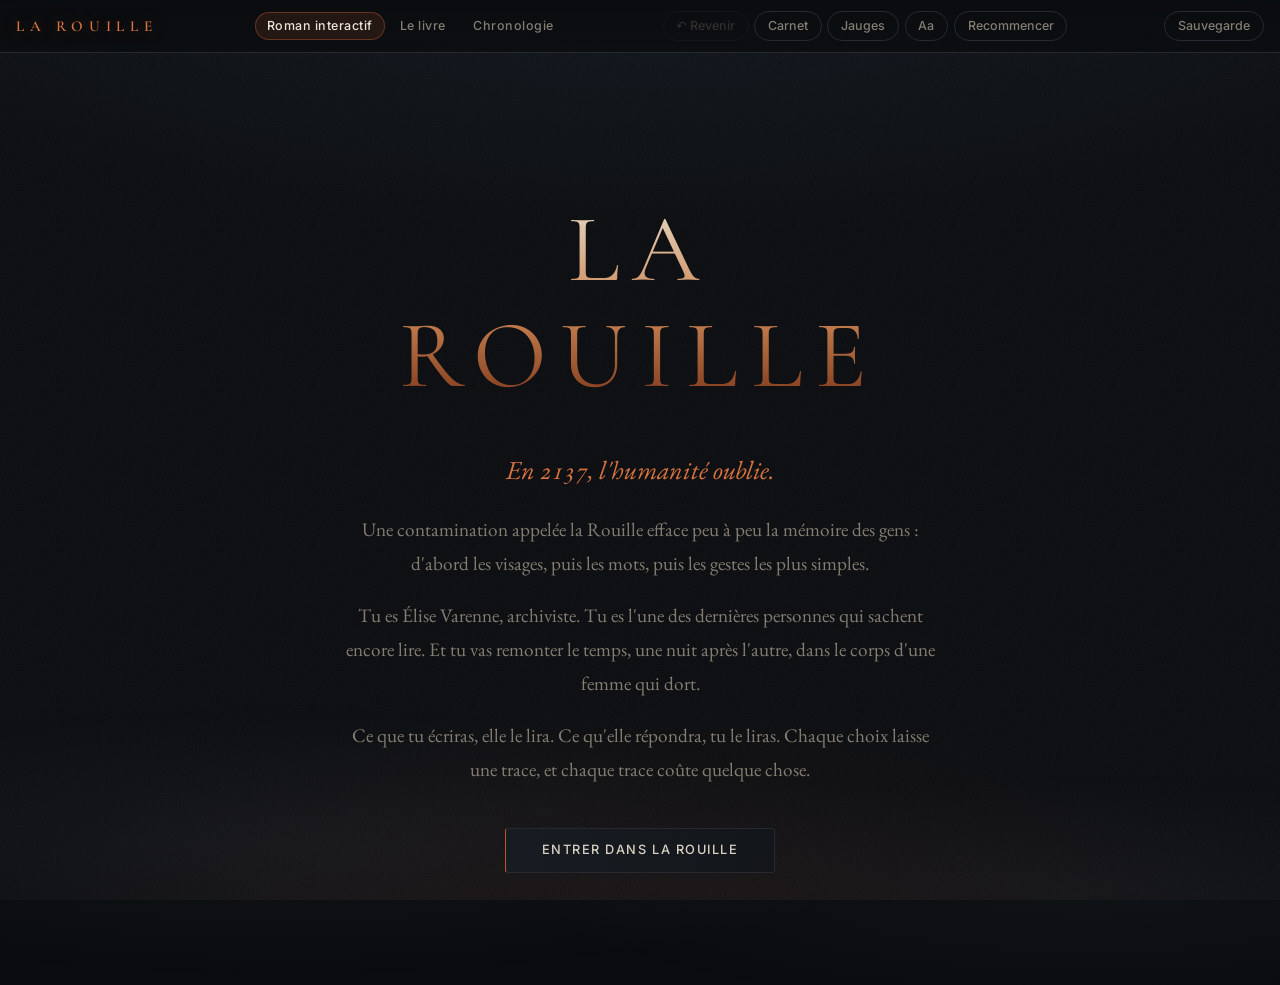
<file: site/index.html>
<!doctype html>
<html lang="fr">
<head>
  <meta charset="utf-8">
  <meta name="viewport" content="width=device-width, initial-scale=1">
  <title>La Rouille</title>
  <meta name="description" content="La Rouille : un roman interactif de science-fiction. Écris à ton ancêtre à travers le temps.">
  <meta name="theme-color" content="#0a0c0f">
  <link rel="preconnect" href="https://fonts.googleapis.com">
  <link rel="preconnect" href="https://fonts.gstatic.com" crossorigin>
  <link rel="stylesheet" href="https://fonts.googleapis.com/css2?family=Cormorant+Garamond:ital,wght@0,400;0,500;0,600;1,500&family=EB+Garamond:ital,wght@0,400;0,500;1,400&family=Inter:wght@300;400;500;600&display=swap">
  <link rel="stylesheet" href="style.css">
</head>
<body data-pov="neutre">
  <header class="bar">
    <span class="brand">La Rouille</span>
    <nav class="tabs" aria-label="Sections">
      <a id="tab-story" href="#" aria-current="page">Roman interactif</a>
      <a id="tab-book" href="#livre" aria-current="false">Le livre</a>
      <a id="tab-chrono" href="#chrono" aria-current="false">Chronologie</a>
    </nav>
    <nav class="tools story-only" aria-label="Outils">
      <button id="btn-back" type="button" title="Revenir au choix précédent">↶ Revenir</button>
      <button id="btn-carnet" type="button" aria-expanded="false" aria-controls="carnet" data-count="0">Carnet</button>
      <button id="btn-gauges" type="button" aria-expanded="false" aria-controls="gauges">Jauges</button>
      <button id="btn-font" type="button" title="Taille du texte" aria-label="Changer la taille du texte">Aa</button>
      <button id="btn-restart" type="button">Recommencer</button>
    </nav>
    <button id="btn-save" class="save-btn" type="button" aria-expanded="false" aria-controls="save-panel" title="Sauvegarder ou restaurer ma progression">Sauvegarde</button>
  </header>

  <section id="save-panel" class="save-panel" hidden aria-label="Sauvegarde">
    <div class="save-inner">
      <p id="save-msg" role="status"></p>
      <div class="save-actions">
        <button id="save-export" type="button">Télécharger ma sauvegarde</button>
        <label class="save-file">Restaurer depuis un fichier<input id="save-import" type="file" accept="application/json,.json"></label>
        <button id="save-close" type="button">Fermer</button>
      </div>
      <p class="save-hint">Ta lecture est enregistrée automatiquement dans ce navigateur. Le fichier te permet de la reprendre sur un autre appareil.</p>
    </div>
  </section>

  <section id="gauges" class="gauges story-only" hidden aria-label="Jauges">
    <div id="gauge-bars"></div>
  </section>

  <main class="story-only">
    <article id="scene" class="scene enter" aria-live="polite">
      <p id="chapter" class="chapter"></p>
      <h1 id="title" tabindex="-1"></h1>
      <div id="text" class="text"></div>
      <div id="choices" class="choices"></div>
    </article>
  </main>

  <aside id="carnet" class="carnet story-only" hidden aria-label="Le carnet">
    <div class="carnet-head">
      <h2>Le carnet</h2>
      <button id="close-carnet" type="button" aria-label="Fermer le carnet">✕</button>
    </div>
    <ol id="carnet-list"></ol>
  </aside>

  <main id="book" class="book-only" aria-live="polite"></main>
  <main id="chrono" class="chrono-only"></main>

  <noscript><p style="padding:1rem">Ce livre interactif nécessite JavaScript.</p></noscript>
  <script src="story.js?v=3.26"></script>
  <script src="engine.js?v=3.26"></script>
  <script src="book.js?v=3.26"></script>
  <script src="book-ui.js?v=3.26"></script>
  <script src="chrono.js?v=3.26"></script>
  <script src="save-ui.js?v=3.26"></script>
</body>
</html>
</file>
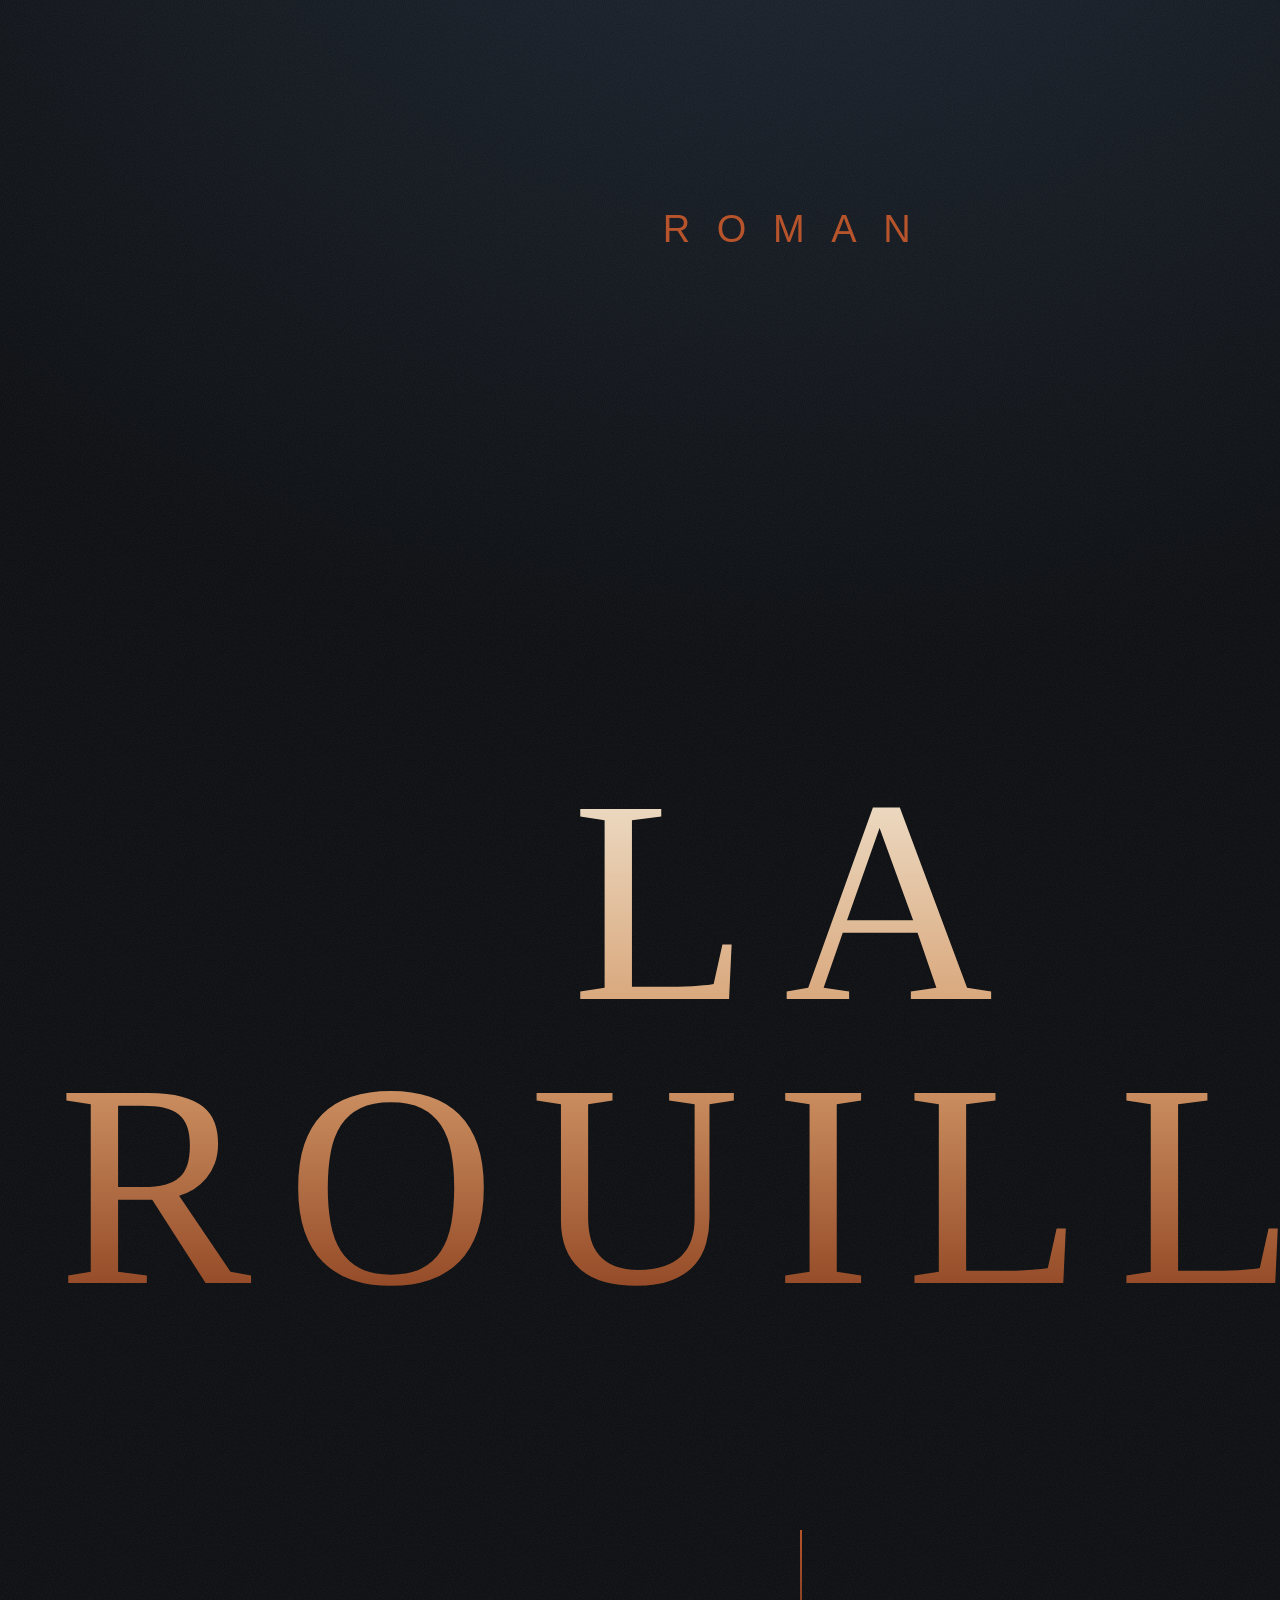
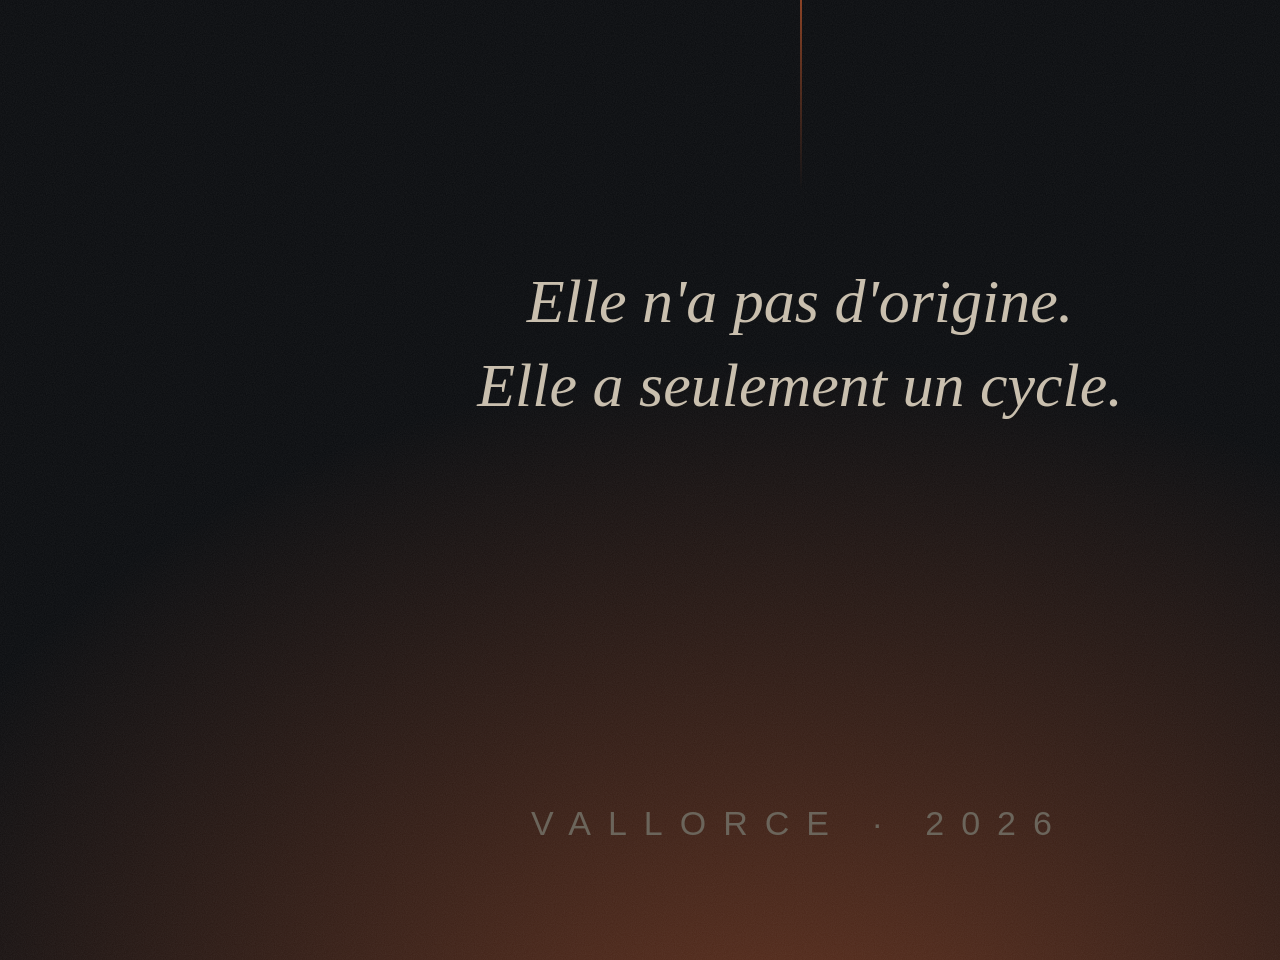
<file: scripts/cover.html>
<!doctype html>
<html lang="fr"><head><meta charset="utf-8">
<style>
  html,body{margin:0;width:1600px;height:2560px;background:#0a0c0f;overflow:hidden}
  .c{position:relative;width:1600px;height:2560px;background:
    radial-gradient(ellipse 90% 45% at 50% 108%, rgba(184,84,43,.55), transparent 70%),
    radial-gradient(ellipse 120% 55% at 50% -8%, #1b2430 0%, transparent 62%),
    #0a0c0f;font-family:"Cormorant Garamond","EB Garamond",Georgia,serif;color:#e6dccb;text-align:center}
  .grain{position:absolute;inset:0;opacity:.09;background-image:url("data:image/svg+xml;utf8,<svg xmlns='http://www.w3.org/2000/svg' width='200' height='200'><filter id='n'><feTurbulence type='fractalNoise' baseFrequency='.9' numOctaves='2'/><feColorMatrix values='0 0 0 0 1  0 0 0 0 1  0 0 0 0 1  0 0 0 .7 0'/></filter><rect width='100%' height='100%' filter='url(%23n)'/></svg>")}
  .top{position:absolute;top:210px;left:0;right:0;font:500 38px/1 "Inter",sans-serif;letter-spacing:.7em;text-transform:uppercase;color:#b8542b}
  h1{position:absolute;top:760px;left:0;right:0;margin:0;font-weight:400;font-size:290px;line-height:.98;letter-spacing:.12em;text-transform:uppercase;
     background:linear-gradient(180deg,#f0e4d0 0%,#d49a6a 52%,#8a3d1c 100%);-webkit-background-clip:text;background-clip:text;color:transparent}
  .line{position:absolute;top:1530px;left:50%;width:2px;height:260px;background:linear-gradient(#b8542b,transparent)}
  .tag{position:absolute;top:1860px;left:140px;right:140px;font-style:italic;font-size:62px;line-height:1.35;color:#c9bfae}
  .house{position:absolute;bottom:120px;left:0;right:0;font:500 34px/1 "Inter",sans-serif;letter-spacing:.5em;text-transform:uppercase;color:#6b655b}
</style></head>
<body><div class="c"><div class="grain"></div>
  <div class="top">Roman</div>
  <h1>La<br>Rouille</h1>
  <div class="line"></div>
  <div class="tag">Elle n'a pas d'origine.<br>Elle a seulement un cycle.</div>
  <div class="house">Vallorce · 2026</div>
</div></body></html>
</file>
<file: site/style.css>
/* ============================================================
   LA ROUILLE — thème sombre
   Nuit de vallée, béton, vase, une seule couleur chaude : la rouille.
   ============================================================ */
:root {
  color-scheme: dark;
  --bg: #0a0c0f;
  --bg-2: #101419;
  --fg: #d8d1c4;
  --fg-strong: #ece6da;
  --muted: #847d72;
  --faint: #4a4741;
  --line: #262a30;
  --panel: #12161b;
  --panel-2: #181d23;
  --rust: #b8542b;
  --rust-hi: #d9733f;
  --rust-soft: rgba(184, 84, 43, .14);
  --rust-glow: rgba(217, 115, 63, .35);
  --ink-blue: #6f95c9;
  --ink-black: #e2dccf;
  --ok: #7fae8c;
  --paper: #e6dccb;
  --paper-line: #cdbfa8;
  --paper-ink: #1f1b16;
  --paper-blue: #22457a;
  --serif: "EB Garamond", "Iowan Old Style", "Palatino Linotype", Georgia, serif;
  --display: "Cormorant Garamond", "EB Garamond", Georgia, serif;
  --sans: "Inter", system-ui, -apple-system, "Segoe UI", sans-serif;
  --size: 1.2rem;
  --glow: radial-gradient(ellipse 80% 55% at 50% 115%, rgba(184, 84, 43, .10), transparent 70%);
}

* { box-sizing: border-box; }
html { -webkit-text-size-adjust: 100%; background: var(--bg); }
body {
  margin: 0;
  min-height: 100vh;
  color: var(--fg);
  background: var(--bg);
  background-image:
    var(--glow),
    radial-gradient(ellipse 120% 60% at 50% -10%, #141a22 0%, transparent 60%);
  background-attachment: fixed;
  font: var(--size)/1.75 var(--serif);
  font-feature-settings: "liga", "onum";
  transition: background-color .8s ease;
}
body[data-size="large"] { --size: 1.35rem; }
body[data-size="xlarge"] { --size: 1.55rem; }

/* Grain + brume (décor) */
body::before {
  content: ""; position: fixed; inset: 0; z-index: 0; pointer-events: none; opacity: .07;
  background-image: url("data:image/svg+xml;utf8,<svg xmlns='http://www.w3.org/2000/svg' width='160' height='160'><filter id='n'><feTurbulence type='fractalNoise' baseFrequency='.9' numOctaves='2' stitchTiles='stitch'/><feColorMatrix values='0 0 0 0 1  0 0 0 0 1  0 0 0 0 1  0 0 0 .6 0'/></filter><rect width='100%' height='100%' filter='url(%23n)'/></svg>");
}
body::after {
  content: ""; position: fixed; left: -20%; right: -20%; bottom: -10%; height: 55vh; z-index: 0; pointer-events: none;
  background: radial-gradient(ellipse 50% 40% at 30% 70%, rgba(150, 165, 185, .05), transparent 70%),
              radial-gradient(ellipse 45% 35% at 75% 80%, rgba(150, 165, 185, .045), transparent 70%);
  animation: brume 40s ease-in-out infinite alternate;
}
@keyframes brume { from { transform: translateX(-4%); } to { transform: translateX(4%); } }
header, main, aside, section { position: relative; z-index: 1; }

/* Ambiance selon le point de vue */
body[data-pov="elise"] { --glow: radial-gradient(ellipse 80% 55% at 50% 115%, rgba(200, 110, 50, .16), transparent 70%); }
body[data-pov="sophia"] { --glow: radial-gradient(ellipse 80% 55% at 50% 115%, rgba(90, 120, 160, .14), transparent 70%); }

::selection { background: var(--rust); color: #fff; }
a { color: var(--rust-hi); }

/* ---------- Barre du haut ---------- */
.bar {
  position: sticky; top: 0; z-index: 20;
  display: flex; flex-wrap: wrap; align-items: center; justify-content: space-between; gap: .6rem;
  padding: .7rem 16px;
  background: linear-gradient(to bottom, rgba(10, 12, 15, .95), rgba(10, 12, 15, .78));
  backdrop-filter: blur(8px); -webkit-backdrop-filter: blur(8px);
  border-bottom: 1px solid var(--line);
  font: 500 .78rem/1 var(--sans);
}
.brand {
  font: 600 .95rem/1 var(--display); letter-spacing: .38em; text-transform: uppercase;
  color: var(--rust-hi); text-shadow: 0 0 18px var(--rust-glow);
}
.tabs { display: flex; gap: .2rem; }
.tabs a {
  color: var(--muted); text-decoration: none; padding: .5rem .75rem; border-radius: 999px;
  letter-spacing: .04em; transition: color .2s, background .2s;
}
.tabs a:hover { color: var(--fg-strong); }
.tabs a[aria-current="page"] { color: var(--fg-strong); background: var(--rust-soft); box-shadow: inset 0 0 0 1px rgba(184, 84, 43, .45); }
.bar .tools { display: flex; flex-wrap: wrap; gap: .35rem; }
.bar button {
  font: inherit; color: var(--muted); background: transparent; cursor: pointer;
  border: 1px solid var(--line); border-radius: 999px; padding: .48rem .8rem;
  transition: color .2s, border-color .2s, background .2s;
}
.bar button:hover:not(:disabled) { color: var(--fg-strong); border-color: var(--rust); background: var(--rust-soft); }
.bar button:disabled { opacity: .3; cursor: default; }
#btn-carnet[data-count]:not([data-count="0"])::after { content: " · " attr(data-count); color: var(--rust-hi); }

/* ---------- Jauges ---------- */
.gauges { padding: .9rem 16px; border-bottom: 1px solid var(--line); background: rgba(16, 20, 25, .9); font: .78rem/1.2 var(--sans); }
.gauges[hidden], .carnet[hidden] { display: none; }
#gauge-bars { max-width: 40rem; margin: 0 auto; display: grid; gap: .55rem; }
.gauge { display: grid; grid-template-columns: 10rem 1fr; gap: .8rem; align-items: center; color: var(--muted); letter-spacing: .03em; }
.g-bar { height: 4px; background: var(--line); border-radius: 99px; overflow: hidden; }
.g-bar i { display: block; height: 100%; background: linear-gradient(90deg, #7a3418, var(--rust-hi)); box-shadow: 0 0 10px var(--rust-glow); transition: width .8s ease; }

/* ---------- Scène ---------- */
main { padding: 3.5rem 16px 7rem; }
.scene { max-width: 37rem; margin: 0 auto; }
.scene.enter { animation: fade .9s ease both; }
@keyframes fade { from { opacity: 0; transform: translateY(8px); filter: blur(2px); } to { opacity: 1; transform: none; filter: none; } }

.chapter {
  margin: 0 0 .7rem; font: 500 .72rem/1 var(--sans); letter-spacing: .28em; text-transform: uppercase; color: var(--rust);
  display: flex; align-items: center; gap: .8rem;
}
.chapter:not(:empty)::after { content: ""; flex: 1; height: 1px; background: linear-gradient(90deg, var(--line), transparent); }
h1 {
  margin: 0 0 2rem; font: 500 2.5rem/1.1 var(--display); letter-spacing: .01em;
  color: var(--fg-strong); outline: none;
}
.text p { margin: 0 0 1.2rem; animation: fade 1s ease both; }
.text em { color: var(--rust-hi); font-style: italic; }
.rouille { color: var(--rust); opacity: .6; letter-spacing: -.05em; text-shadow: 0 0 6px var(--rust-glow); }

body[data-pov="sophia"] .text p { font-family: var(--sans); font-size: .9em; line-height: 1.8; color: #cdd3da; }
body[data-pov="sophia"] h1 { font-family: var(--sans); font-weight: 300; letter-spacing: -.01em; font-size: 2.1rem; }
body[data-pov="sophia"] .text em { color: var(--ink-blue); }
body[data-pov="sophia"] .chapter { color: var(--ink-blue); }

/* Écran-titre */
body[data-view="story"][data-scene="titre"] main { padding-top: 16vh; }
body[data-view="story"][data-scene="titre"] .chapter { display: none; }
body[data-view="story"][data-scene="titre"] h1 {
  font-size: clamp(3.2rem, 13vw, 6rem); font-weight: 400; letter-spacing: .14em; text-transform: uppercase; text-align: center;
  background: linear-gradient(180deg, #e9ddc9 0%, #c98352 55%, #7a3418 100%);
  -webkit-background-clip: text; background-clip: text; color: transparent;
  margin-bottom: 2.5rem;
}
body[data-view="story"][data-scene="titre"] .text p:first-child { text-align: center; font-size: 1.35em; color: var(--rust-hi); }
body[data-view="story"][data-scene="titre"] .text p { text-align: center; color: var(--muted); }
body[data-view="story"][data-scene="titre"] .choices { justify-items: center; }
body[data-view="story"][data-scene="titre"] .choice { text-align: center; border-left-width: 1px; padding: .95rem 2.2rem; letter-spacing: .12em; text-transform: uppercase; font: 500 .8rem/1 var(--sans); }

/* Choix */
.choices { display: grid; gap: .75rem; margin-top: 2.6rem; }
.choice {
  position: relative; text-align: left; font: inherit; font-size: .98em; color: var(--fg); cursor: pointer;
  background: linear-gradient(90deg, rgba(24, 29, 35, .95), rgba(18, 22, 27, .85));
  border: 1px solid var(--line); border-left: 2px solid var(--rust); border-radius: 3px;
  padding: .95rem 1.1rem;
  transition: transform .2s ease, border-color .2s ease, background .2s ease, box-shadow .2s ease, color .2s;
}
.choice:hover, .choice:focus-visible {
  transform: translateX(4px); color: var(--fg-strong); outline: none;
  border-color: rgba(184, 84, 43, .6); background: linear-gradient(90deg, rgba(184, 84, 43, .16), rgba(18, 22, 27, .9));
  box-shadow: -6px 0 22px -10px var(--rust-glow);
}
.choice.restart { border-left-color: var(--faint); color: var(--muted); }

/* ---------- Carnet : une page de papier dans le noir ---------- */
.carnet {
  position: fixed; right: 0; top: 0; bottom: 0; z-index: 30; width: min(27rem, 100%);
  padding: 1.2rem 20px 2rem; overflow-y: auto;
  background-color: var(--paper);
  background-image:
    linear-gradient(90deg, transparent 2.4rem, rgba(184, 84, 43, .35) 2.4rem, rgba(184, 84, 43, .35) calc(2.4rem + 1px), transparent calc(2.4rem + 1px)),
    repeating-linear-gradient(transparent 0, transparent 31px, var(--paper-line) 32px);
  color: var(--paper-ink);
  box-shadow: -20px 0 60px rgba(0, 0, 0, .7);
}
.carnet-head { display: flex; align-items: center; justify-content: space-between; padding-left: 1.6rem; }
.carnet h2 { margin: 0; font: italic 500 1.6rem/1 var(--display); letter-spacing: .02em; color: var(--paper-ink); }
.carnet-head button { font: 1.1rem var(--sans); border: 0; background: none; color: var(--paper-ink); cursor: pointer; padding: .4rem .6rem; opacity: .6; }
.carnet-head button:hover { opacity: 1; }
.carnet ol { list-style: none; margin: 1.2rem 0 0; padding: 0 0 0 1.6rem; display: grid; gap: 1.1rem; }
.entry { padding: .2rem 0 .4rem; font: 1.08rem/1.55 var(--serif); border: 0; background: none; }
.entry .who { display: block; font: 600 .62rem/1 var(--sans); letter-spacing: .16em; text-transform: uppercase; opacity: .55; margin-bottom: .35rem; }
.entry.elise { color: var(--paper-ink); font-style: italic; }
.entry.sophia { color: var(--paper-blue); font-family: var(--sans); font-size: .95rem; }
.entry em { color: inherit; }
.carnet .empty { color: #7a6f60; font-style: italic; }

/* ---------- Le livre ---------- */
.lede { font-size: 1.08em; color: var(--muted); font-style: italic; }
.meta { font: 500 .72rem/1 var(--sans); letter-spacing: .14em; text-transform: uppercase; color: var(--faint); margin: 1.8rem 0; }
.toc { list-style: none; padding: 0; margin: 0; border-top: 1px solid var(--line); }
.toc li { border-bottom: 1px solid var(--line); }
.toc a, .toc li.soon {
  display: grid; grid-template-columns: 2.2rem 1fr auto; gap: .9rem; align-items: baseline;
  padding: .85rem .3rem; color: inherit; text-decoration: none; transition: background .2s, padding .2s;
}
.toc a:hover { background: var(--rust-soft); padding-left: .7rem; }
.toc a:hover .t { color: var(--fg-strong); }
.toc .num { color: var(--rust); font: 500 1.1rem/1 var(--display); font-variant-numeric: oldstyle-nums; }
.toc .t { font-size: 1.02em; }
.toc .p { font: .7rem/1 var(--sans); color: var(--faint); letter-spacing: .06em; }
.toc li.extra .t { font-style: italic; color: var(--muted); }
.toc small { font: 600 .6rem/1 var(--sans); letter-spacing: .14em; text-transform: uppercase; color: var(--rust); font-style: normal; margin-right: .3rem; }
.toc li.soon { color: var(--muted); opacity: .6; }

.prose p { margin: 0 0 1.05rem; text-indent: 1.5em; text-align: justify; hyphens: auto; }
.prose p:first-child, .prose .sep + p, .prose h2.part + p { text-indent: 0; }
.prose > p:first-child::first-letter {
  float: left; font: 400 4.2em/.8 var(--display); color: var(--rust-hi); margin: .08em .1em 0 0;
  text-shadow: 0 0 24px var(--rust-glow);
}
.prose em { font-style: italic; color: #e8d9c6; }
.prose .sep { text-indent: 0; text-align: center; color: var(--rust); letter-spacing: .6em; margin: 2.2rem 0; opacity: .7; }
.prose h2.part { font: 500 1.6rem/1.2 var(--display); margin: 2.6rem 0 1.2rem; color: var(--rust-hi); letter-spacing: .08em; text-align: center; }
.pager { display: flex; justify-content: space-between; gap: 1rem; margin-top: 3.5rem; padding-top: 1.2rem; border-top: 1px solid var(--line); font: .82rem/1.35 var(--sans); }
.pager a { color: var(--muted); text-decoration: none; transition: color .2s; }
.pager a:hover { color: var(--rust-hi); }

/* ---------- Vues ---------- */
body:not([data-view="story"]) .story-only,
body:not([data-view="livre"]) .book-only,
body:not([data-view="chrono"]) .chrono-only { display: none !important; }
body[data-view="livre"], body[data-view="chrono"] { --glow: radial-gradient(ellipse 80% 55% at 50% 115%, rgba(184, 84, 43, .08), transparent 70%); }

/* ---------- Chronologie ---------- */
#chrono { padding: 3.5rem 16px 7rem; }
#chrono .scene { max-width: 41rem; }
.levels { display: flex; flex-wrap: wrap; gap: .4rem; margin: 1.4rem 0 .5rem; }
.levels button {
  font: 500 .76rem/1 var(--sans); letter-spacing: .06em; color: var(--muted); background: var(--panel);
  border: 1px solid var(--line); border-radius: 999px; padding: .6rem .95rem; cursor: pointer; transition: all .2s;
}
.levels button:hover { color: var(--fg-strong); border-color: var(--rust); }
.levels button[aria-pressed="true"] { border-color: var(--rust); color: var(--fg-strong); background: var(--rust-soft); box-shadow: 0 0 18px -6px var(--rust-glow); }
.level-hint { font: .78rem/1.4 var(--sans); color: var(--muted); margin: 0 0 1.2rem; }
.chrono-wrap {
  background: linear-gradient(180deg, var(--panel-2), var(--panel)); border: 1px solid var(--line); border-radius: 10px;
  padding: 10px 6px; box-shadow: 0 30px 80px -40px #000;
}
.chrono-svg { display: block; width: 100%; height: auto; font-family: var(--sans); }
.chrono-svg .axis { stroke: var(--faint); stroke-width: 1; }
.chrono-svg .year { fill: var(--muted); font-size: 10px; }
.chrono-svg .col { fill: var(--fg-strong); font-size: 11px; font-weight: 600; letter-spacing: .06em; }
.chrono-svg .lbl { fill: var(--fg); font-size: 10.5px; }
.chrono-svg .blood { stroke: var(--muted); stroke-width: 2; opacity: .7; }
.chrono-svg .blood.dashed { stroke-dasharray: 4 4; }
.chrono-svg .union { stroke: var(--faint); stroke-width: 1.2; stroke-dasharray: 2 3; }
.chrono-svg .node { fill: var(--bg); stroke: var(--fg); stroke-width: 2; }
.chrono-svg .node.host { fill: #2a1a12; stroke: var(--rust-hi); }
.chrono-svg .node.trav { fill: var(--rust); stroke: var(--rust-hi); filter: drop-shadow(0 0 4px var(--rust-glow)); }
.chrono-svg .node.evt { stroke: var(--muted); }
.chrono-svg .node.danger, .chrono-svg .node.inv { fill: var(--rust); stroke: var(--rust-hi); }
.chrono-svg .inv-lbl, .chrono-svg .danger-lbl { fill: var(--rust-hi); font-weight: 600; }
.chrono-svg .ok-lbl { fill: var(--ok); font-weight: 600; }
.chrono-svg .trav, .chrono-svg .fall, .chrono-svg .loop { fill: none; stroke-width: 2; }
.chrono-svg .trav { stroke: var(--rust-hi); }
.chrono-svg .fall { stroke: var(--rust); stroke-dasharray: 6 4; }
.chrono-svg .loop { stroke: var(--muted); stroke-dasharray: 2 4; }
.chrono-svg .m-trav path { fill: var(--rust-hi); }
.chrono-svg .m-fall path { fill: var(--rust); }
.chrono-svg .m-loop path { fill: var(--muted); }
.chrono-svg .trav-lbl, .chrono-svg .fall-lbl { fill: var(--rust-hi); font-size: 10px; font-style: italic; }
.chrono-svg .loop-lbl { fill: var(--muted); font-size: 10px; font-style: italic; }
.chrono-svg .band { fill: var(--rust); opacity: .07; }
.chrono-svg .band.new { fill: none; stroke: var(--rust); stroke-dasharray: 5 4; opacity: .8; }
.chrono-svg .quote { fill: var(--rust-hi); font: italic 13px var(--display); }
.chrono-notes { margin: 1.6rem 0 0; padding-left: 1.1rem; font-size: .95em; }
.chrono-notes li { margin-bottom: .7rem; }
.chrono-notes li::marker { color: var(--rust); }
.chrono-notes li.n3, .chrono-notes li.n4 { color: #e3b79c; }
.chrono-notes b { color: var(--fg-strong); }

/* ---------- Petits écrans ---------- */
@media (max-width: 520px) {
  :root { --size: 1.12rem; }
  h1 { font-size: 2rem; }
  .bar { gap: .45rem; padding: .6rem 12px; }
  .brand { letter-spacing: .28em; font-size: .85rem; }
  .bar .tabs a { padding: .45rem .55rem; }
  .bar button { padding: .4rem .6rem; white-space: nowrap; }
  .bar .tools { flex-wrap: nowrap; overflow-x: auto; width: 100%; scrollbar-width: none; padding-bottom: 2px; }
  .bar .tools::-webkit-scrollbar { display: none; }
  .bar .tabs { flex-wrap: nowrap; }
  .gauge { grid-template-columns: 7.5rem 1fr; }
  .prose p { text-align: left; }
}

@media (prefers-reduced-motion: reduce) {
  *, *::before, *::after { animation: none !important; transition: none !important; }
}

/* ---------- Reprise de lecture et sauvegarde ---------- */
.resume {
  display: grid; gap: .25rem; margin: 0 0 1.6rem; padding: 1rem 1.1rem; text-decoration: none; color: inherit;
  background: linear-gradient(90deg, rgba(184, 84, 43, .16), rgba(18, 22, 27, .9));
  border: 1px solid rgba(184, 84, 43, .5); border-left: 3px solid var(--rust-hi); border-radius: 4px;
  box-shadow: 0 0 30px -14px var(--rust-glow); transition: transform .2s, box-shadow .2s;
}
.resume:hover { transform: translateX(3px); box-shadow: 0 0 34px -10px var(--rust-glow); }
.resume .r-label { font: 600 .66rem/1 var(--sans); letter-spacing: .2em; text-transform: uppercase; color: var(--rust-hi); }
.resume .r-title { font: 500 1.25rem/1.25 var(--display); color: var(--fg-strong); }
.resume .r-pct { font: .72rem/1 var(--sans); color: var(--muted); letter-spacing: .06em; }
.toc li.done .num { color: var(--ok); font-size: .95rem; }
.toc li.done .t { color: var(--muted); }
.save-btn { font: 500 .78rem/1 var(--sans); color: var(--muted); background: transparent; cursor: pointer; border: 1px solid var(--line); border-radius: 999px; padding: .48rem .8rem; }
.save-btn:hover { color: var(--fg-strong); border-color: var(--rust); background: var(--rust-soft); }
.save-panel { border-bottom: 1px solid var(--line); background: rgba(16, 20, 25, .94); padding: 1rem 16px; font: .82rem/1.5 var(--sans); position: relative; z-index: 15; }
.save-panel[hidden] { display: none; }
.save-inner { max-width: 40rem; margin: 0 auto; display: grid; gap: .7rem; }
.save-inner p { margin: 0; color: var(--muted); }
.save-actions { display: flex; flex-wrap: wrap; gap: .5rem; }
.save-actions button, .save-file {
  font: 500 .76rem/1 var(--sans); color: var(--fg); background: var(--panel-2); cursor: pointer;
  border: 1px solid var(--line); border-radius: 999px; padding: .6rem .95rem; transition: border-color .2s, background .2s;
}
.save-actions button:hover, .save-file:hover { border-color: var(--rust); background: var(--rust-soft); }
.save-file input { position: absolute; width: 1px; height: 1px; opacity: 0; overflow: hidden; }
.save-file:focus-within { border-color: var(--rust-hi); }
.save-hint { font-size: .74rem; color: var(--faint) !important; }
@media (max-width: 520px) { .save-btn { padding: .4rem .6rem; } }

/* ---------- Téléchargement ---------- */
.dl { margin: 0 0 1.6rem; }
.dl > a {
  display: inline-flex; flex-direction: column; gap: .3rem; padding: .85rem 1.2rem; text-decoration: none;
  font: 600 .86rem/1 var(--sans); letter-spacing: .06em; color: var(--fg-strong);
  background: var(--panel-2); border: 1px solid rgba(184, 84, 43, .55); border-radius: 4px; transition: background .2s, box-shadow .2s;
}
.dl > a:hover { background: var(--rust-soft); box-shadow: 0 0 24px -10px var(--rust-glow); }
.dl small { font: 400 .68rem/1 var(--sans); letter-spacing: .08em; color: var(--muted); }
.dl details { margin-top: .8rem; font: .82rem/1.55 var(--sans); color: var(--muted); }
.dl summary { cursor: pointer; color: var(--rust-hi); }
.dl ol { margin: .6rem 0 0; padding-left: 1.2rem; }
.dl b { color: var(--fg); font-weight: 500; }
</file>
